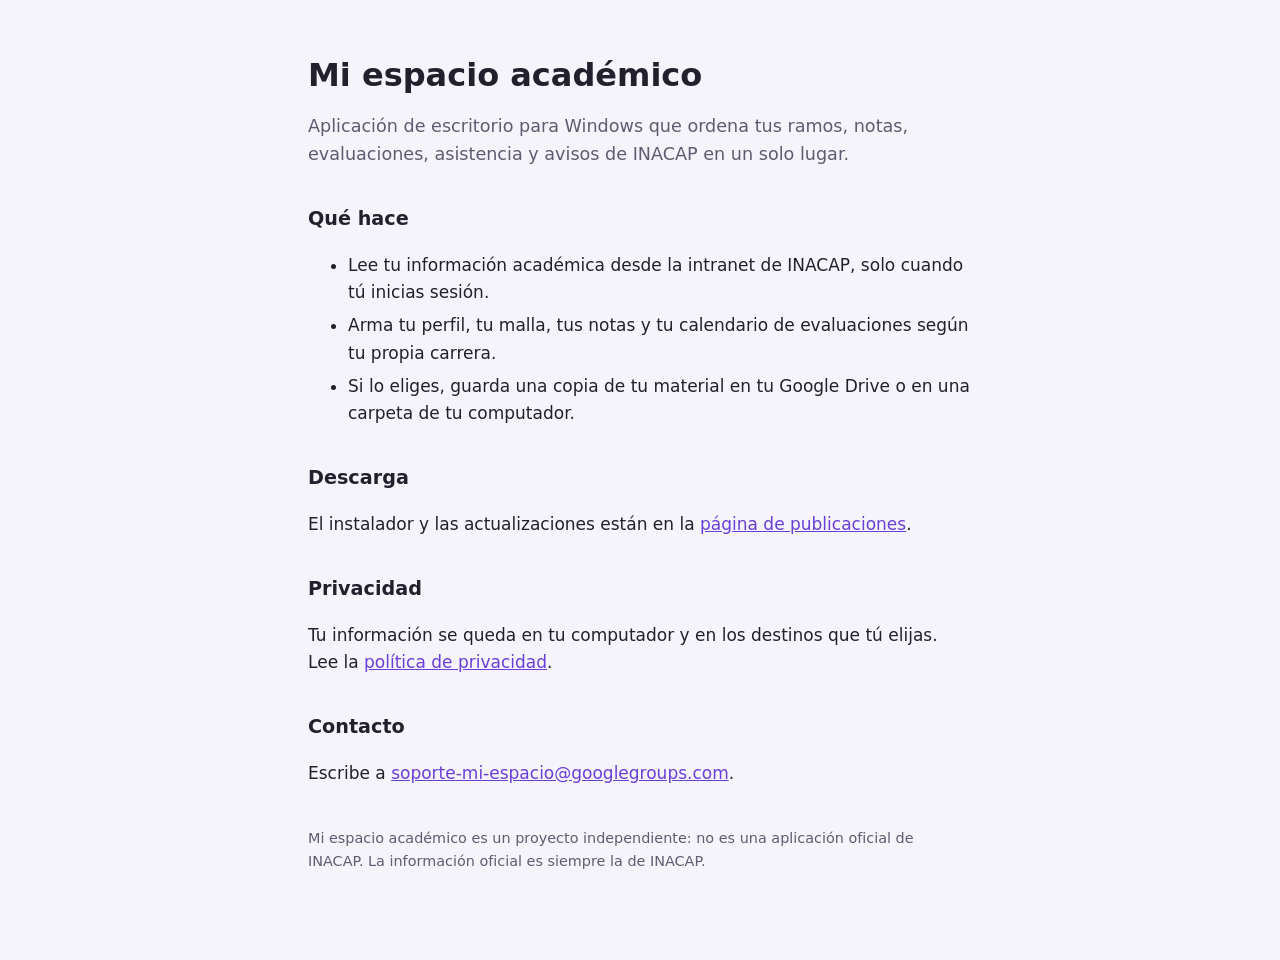
<file: docs/index.html>
<!doctype html>
<html lang="es">
<head>
<meta charset="utf-8">
<meta name="viewport" content="width=device-width, initial-scale=1">
<title>Mi espacio académico</title>
<link rel="stylesheet" href="estilo.css">
</head>
<body>
<main>
  <h1>Mi espacio académico</h1>
  <p class="lead">Aplicación de escritorio para Windows que ordena tus ramos, notas, evaluaciones, asistencia y avisos de INACAP en un solo lugar.</p>
  <h2>Qué hace</h2>
  <ul>
    <li>Lee tu información académica desde la intranet de INACAP, solo cuando tú inicias sesión.</li>
    <li>Arma tu perfil, tu malla, tus notas y tu calendario de evaluaciones según tu propia carrera.</li>
    <li>Si lo eliges, guarda una copia de tu material en tu Google Drive o en una carpeta de tu computador.</li>
  </ul>
  <h2>Descarga</h2>
  <p>El instalador y las actualizaciones están en la <a href="https://github.com/nikikiros/mi-espacio-releases/releases/latest">página de publicaciones</a>.</p>
  <h2>Privacidad</h2>
  <p>Tu información se queda en tu computador y en los destinos que tú elijas. Lee la <a href="privacidad.html">política de privacidad</a>.</p>
  <h2>Contacto</h2>
  <p>Escribe a <a href="mailto:soporte-mi-espacio@googlegroups.com">soporte-mi-espacio@googlegroups.com</a>.</p>
  <p class="nota">Mi espacio académico es un proyecto independiente: no es una aplicación oficial de INACAP. La información oficial es siempre la de INACAP.</p>
</main>
</body>
</html>
</file>
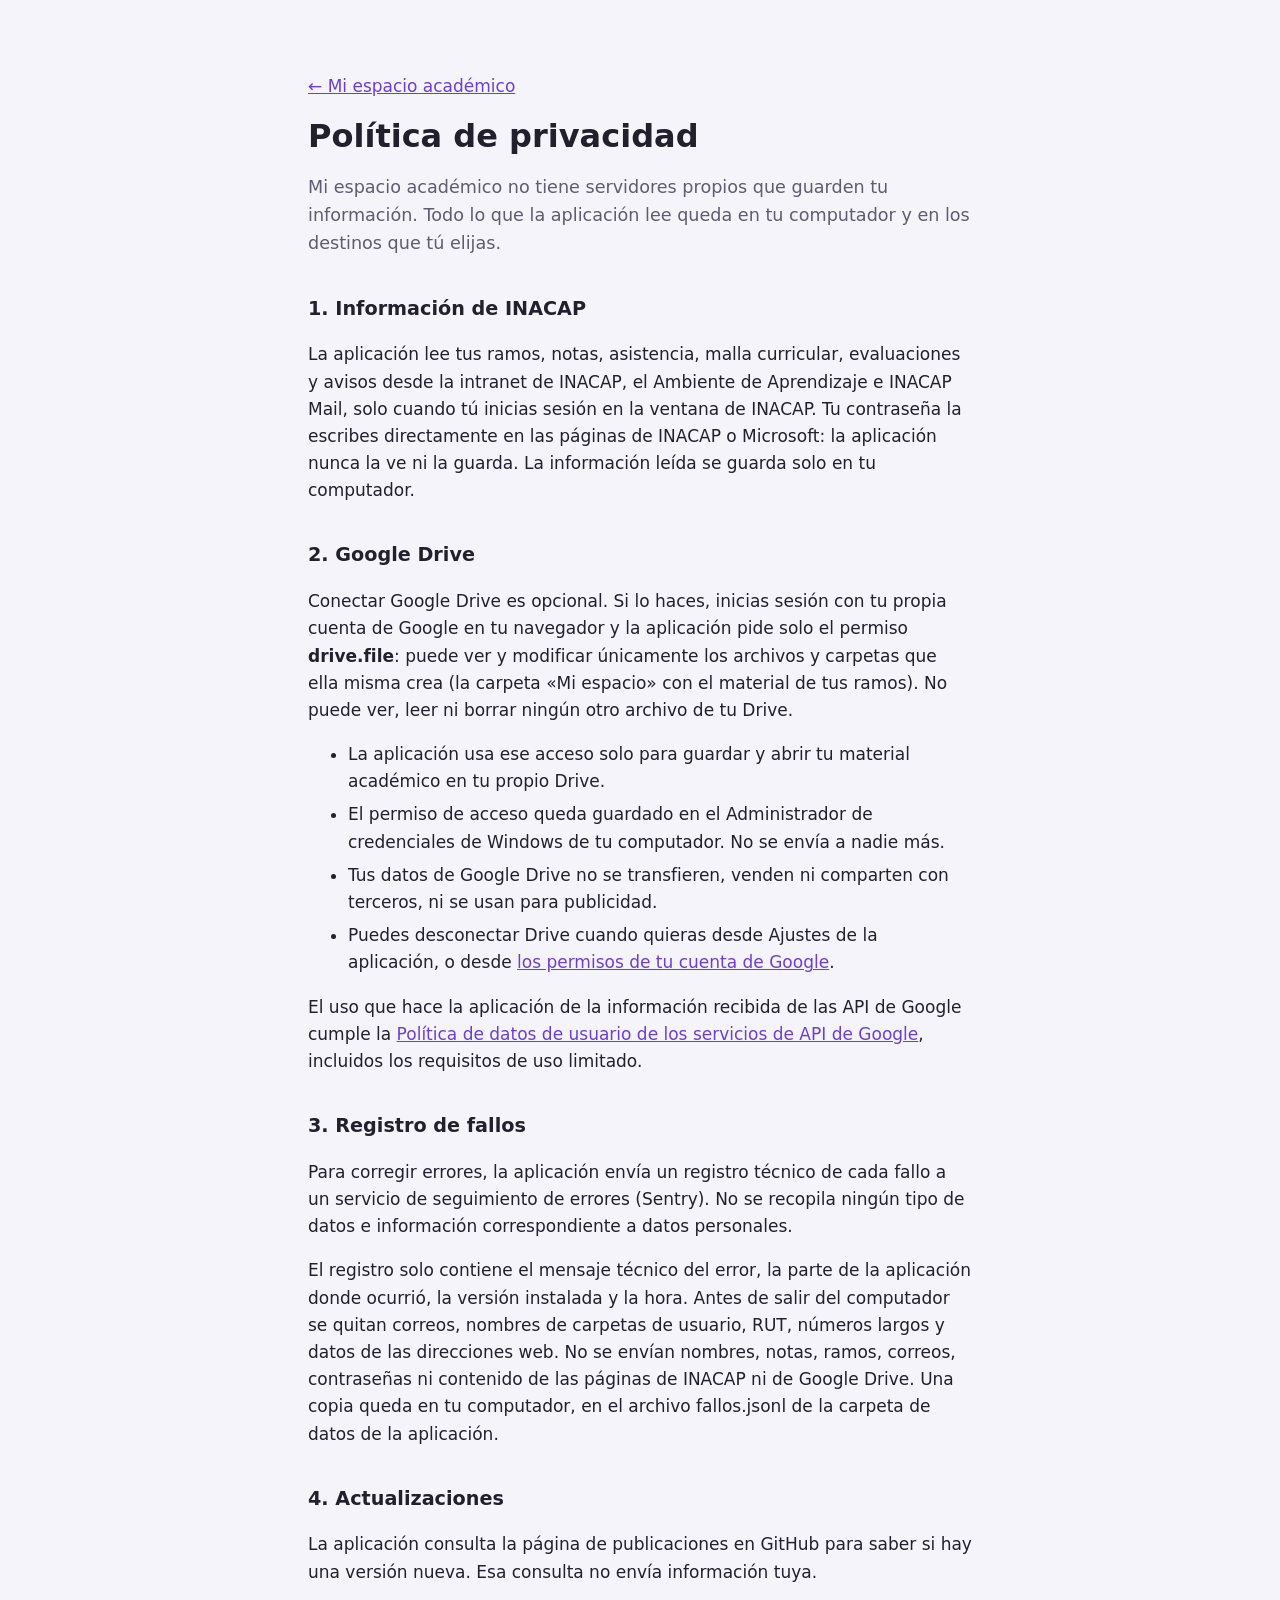
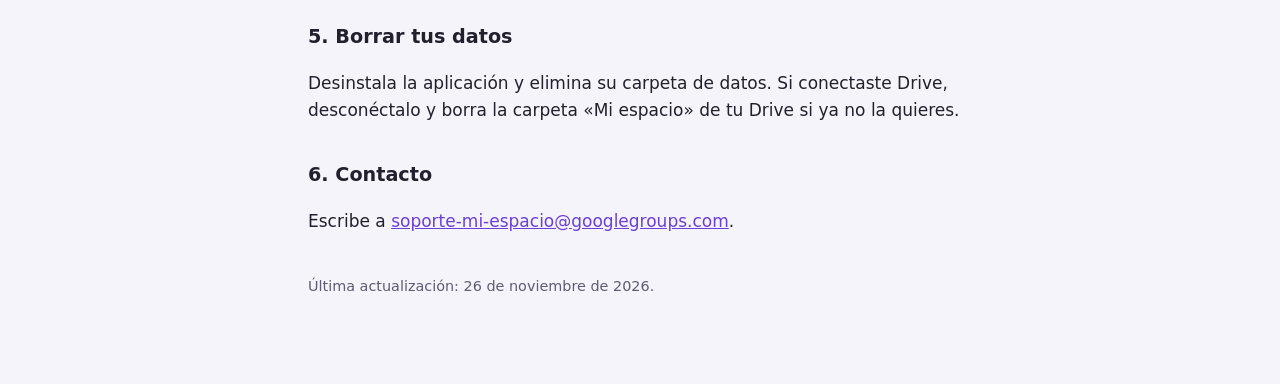
<file: docs/privacidad.html>
<!doctype html>
<html lang="es">
<head>
<meta charset="utf-8">
<meta name="viewport" content="width=device-width, initial-scale=1">
<title>Política de privacidad · Mi espacio académico</title>
<link rel="stylesheet" href="estilo.css">
</head>
<body>
<main>
  <p><a href="index.html">← Mi espacio académico</a></p>
  <h1>Política de privacidad</h1>
  <p class="lead">Mi espacio académico no tiene servidores propios que guarden tu información. Todo lo que la aplicación lee queda en tu computador y en los destinos que tú elijas.</p>

  <h2>1. Información de INACAP</h2>
  <p>La aplicación lee tus ramos, notas, asistencia, malla curricular, evaluaciones y avisos desde la intranet de INACAP, el Ambiente de Aprendizaje e INACAP Mail, solo cuando tú inicias sesión en la ventana de INACAP. Tu contraseña la escribes directamente en las páginas de INACAP o Microsoft: la aplicación nunca la ve ni la guarda. La información leída se guarda solo en tu computador.</p>

  <h2>2. Google Drive</h2>
  <p>Conectar Google Drive es opcional. Si lo haces, inicias sesión con tu propia cuenta de Google en tu navegador y la aplicación pide solo el permiso <b>drive.file</b>: puede ver y modificar únicamente los archivos y carpetas que ella misma crea (la carpeta «Mi espacio» con el material de tus ramos). No puede ver, leer ni borrar ningún otro archivo de tu Drive.</p>
  <ul>
    <li>La aplicación usa ese acceso solo para guardar y abrir tu material académico en tu propio Drive.</li>
    <li>El permiso de acceso queda guardado en el Administrador de credenciales de Windows de tu computador. No se envía a nadie más.</li>
    <li>Tus datos de Google Drive no se transfieren, venden ni comparten con terceros, ni se usan para publicidad.</li>
    <li>Puedes desconectar Drive cuando quieras desde Ajustes de la aplicación, o desde <a href="https://myaccount.google.com/permissions">los permisos de tu cuenta de Google</a>.</li>
  </ul>
  <p>El uso que hace la aplicación de la información recibida de las API de Google cumple la <a href="https://developers.google.com/terms/api-services-user-data-policy">Política de datos de usuario de los servicios de API de Google</a>, incluidos los requisitos de uso limitado.</p>

  <h2>3. Registro de fallos</h2>
  <p>Para corregir errores, la aplicación envía un registro técnico de cada fallo a un servicio de seguimiento de errores (Sentry). No se recopila ningún tipo de datos e información correspondiente a datos personales.</p>
  <p>El registro solo contiene el mensaje técnico del error, la parte de la aplicación donde ocurrió, la versión instalada y la hora. Antes de salir del computador se quitan correos, nombres de carpetas de usuario, RUT, números largos y datos de las direcciones web. No se envían nombres, notas, ramos, correos, contraseñas ni contenido de las páginas de INACAP ni de Google Drive. Una copia queda en tu computador, en el archivo fallos.jsonl de la carpeta de datos de la aplicación.</p>

  <h2>4. Actualizaciones</h2>
  <p>La aplicación consulta la página de publicaciones en GitHub para saber si hay una versión nueva. Esa consulta no envía información tuya.</p>

  <h2>5. Borrar tus datos</h2>
  <p>Desinstala la aplicación y elimina su carpeta de datos. Si conectaste Drive, desconéctalo y borra la carpeta «Mi espacio» de tu Drive si ya no la quieres.</p>

  <h2>6. Contacto</h2>
  <p>Escribe a <a href="mailto:soporte-mi-espacio@googlegroups.com">soporte-mi-espacio@googlegroups.com</a>.</p>
  <p class="nota">Última actualización: 26 de noviembre de 2026.</p>
</main>
</body>
</html>
</file>
<file: docs/estilo.css>
:root { color-scheme: light dark; --fondo: #f6f4fb; --texto: #22202c; --suave: #5f5b70; --acento: #6a3fd8; }
@media (prefers-color-scheme: dark) { :root { --fondo: #15131c; --texto: #ece9f5; --suave: #a9a4bb; --acento: #b59bff; } }
* { box-sizing: border-box; }
body { margin: 0; background: var(--fondo); color: var(--texto); font: 17px/1.6 system-ui, "Segoe UI", sans-serif; }
main { max-width: 720px; margin: 0 auto; padding: 56px 28px 72px; }
h1 { font-size: 2rem; line-height: 1.2; margin: 0 0 12px; }
h2 { font-size: 1.2rem; margin: 36px 0 8px; }
.lead { font-size: 1.1rem; color: var(--suave); }
a { color: var(--acento); }
li { margin: 6px 0; }
.nota { margin-top: 40px; font-size: .9rem; color: var(--suave); }
</file>
